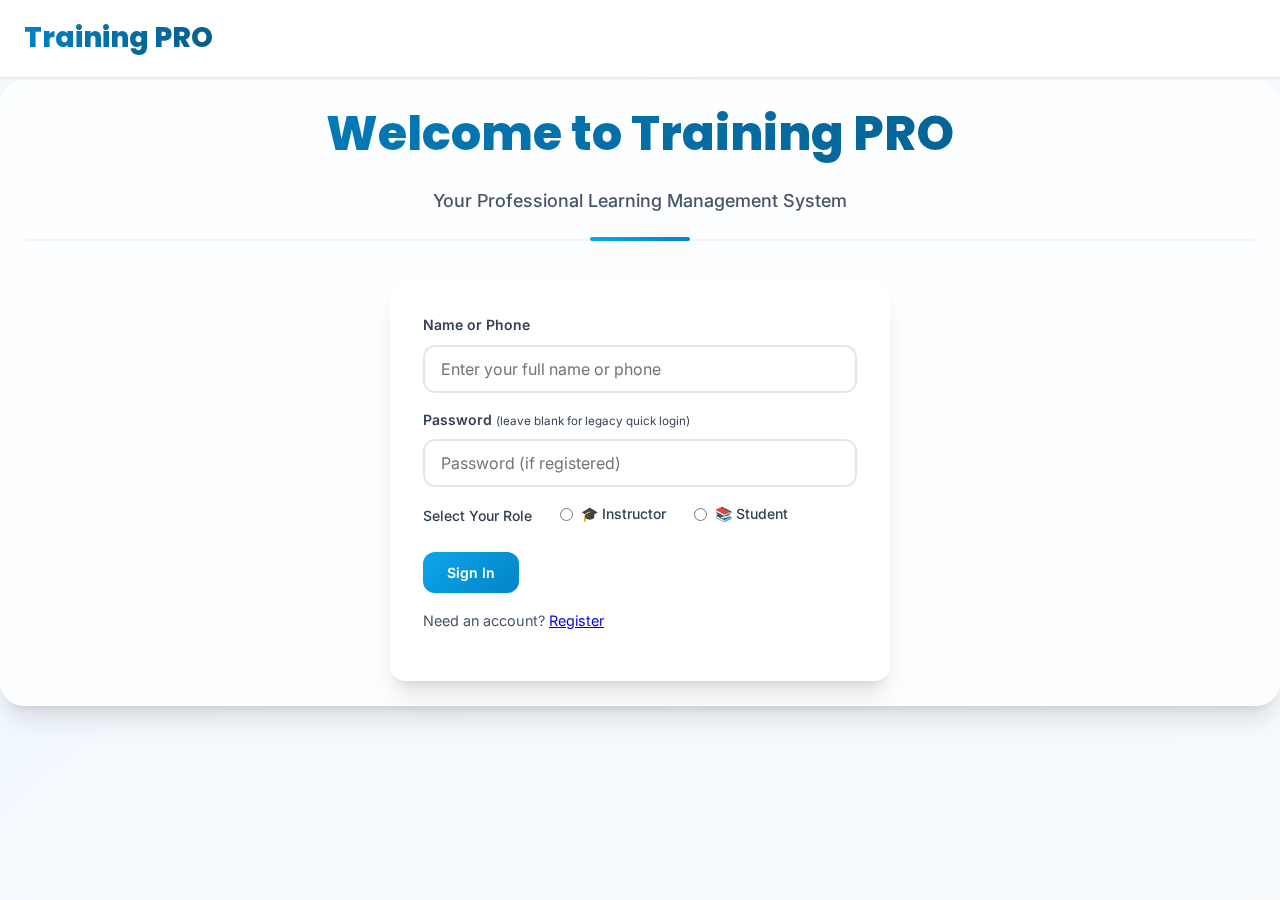
<file: login.html>
<!DOCTYPE html>
<html lang="en">
<head>
    <meta charset="UTF-8">
    <meta name="viewport" content="width=device-width, initial-scale=1.0">
    <title>Login - Training PRO</title>
    <link rel="stylesheet" href="modern-style.css">
    <link rel="preconnect" href="https://fonts.googleapis.com">
    <link rel="preconnect" href="https://fonts.gstatic.com" crossorigin>
    <link href="https://fonts.googleapis.com/css2?family=Inter:wght@300;400;500;600;700;800&family=Poppins:wght@300;400;500;600;700;800&display=swap" rel="stylesheet">
</head>
<body class="fade-in">
    <nav>
        <ul>
            <li><span class="site-title">Training PRO</span></li>
            <li></li> <!-- Empty cell for spacing -->
            <li></li> <!-- Empty cell for spacing -->
        </ul>
    </nav>

    <div class="main-container fade-in">
        <div class="dashboard-header">
            <h1>Welcome to Training PRO</h1>
            <p class="welcome-message">Your Professional Learning Management System</p>
        </div>

        <form id="loginForm" class="slide-in">
            <label for="identifier">Name or Phone</label>
            <input type="text" id="identifier" placeholder="Enter your full name or phone" required>
            <label for="password">Password <small style="font-weight:400;">(leave blank for legacy quick login)</small></label>
            <input type="password" id="password" placeholder="Password (if registered)">
            <div class="radio-group">
                <label>Select Your Role</label>
                <label><input type="radio" name="role" value="instructor" required> 🎓 Instructor</label>
                <label><input type="radio" name="role" value="student" required> 📚 Student</label>
            </div>
            <button type="submit" class="btn btn-primary">Sign In</button>
            <p style="margin-top:1rem;font-size:0.9rem;">Need an account? <a href="register.html">Register</a></p>
        </form>
    </div>

    <script>
    document.getElementById('loginForm').onsubmit = async function(e) {
        e.preventDefault();
        const name = document.getElementById('identifier').value;
        const password = document.getElementById('password').value;
        const role = document.querySelector('input[name="role"]:checked').value;
        const payload = password ? { name, password, role } : { name, role };
        const res = await fetch('/api/login', {
            method: 'POST',
            headers: {'Content-Type': 'application/json'},
            credentials: 'include',
            body: JSON.stringify(payload)
        });
        const data = await res.json();
        if (data.success) {
            if (role === 'instructor') window.location.href = 'instructor_dashboard.html';
            else window.location.href = 'course_selection.html';
        } else {
            alert('Login failed: ' + (data.message || 'Unknown error'));
        }
    };
    </script>
</body>
</html>
</file>
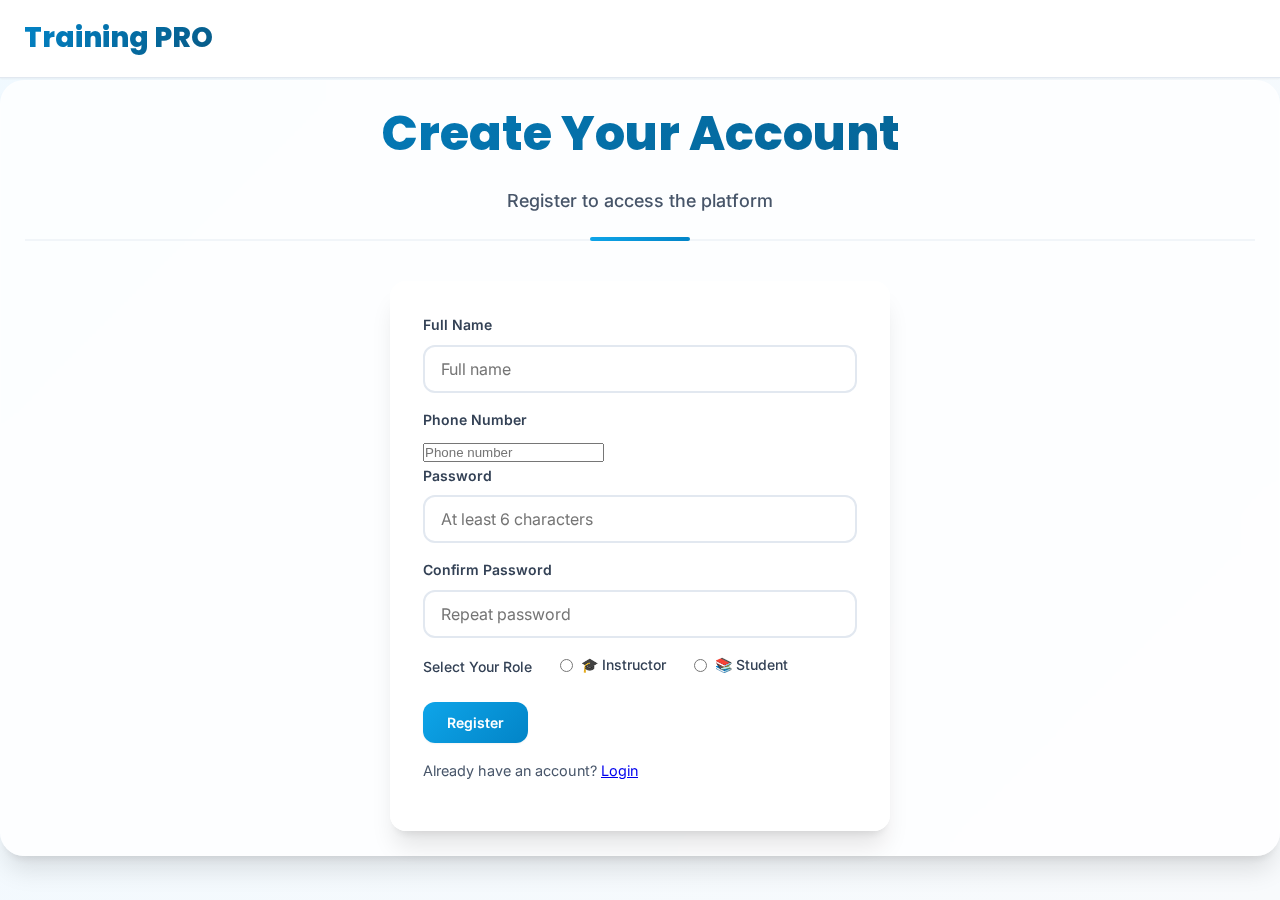
<file: register.html>
<!DOCTYPE html>
<html lang="en">
<head>
  <meta charset="UTF-8" />
  <meta name="viewport" content="width=device-width, initial-scale=1.0" />
  <title>Register - Training PRO</title>
  <link rel="stylesheet" href="modern-style.css" />
</head>
<body class="fade-in">
  <nav>
    <ul>
      <li><span class="site-title">Training PRO</span></li>
    </ul>
  </nav>
  <div class="main-container fade-in">
    <div class="dashboard-header">
      <h1>Create Your Account</h1>
      <p class="welcome-message">Register to access the platform</p>
    </div>
    <form id="registerForm" class="slide-in">
      <label for="fullName">Full Name</label>
      <input id="fullName" type="text" required placeholder="Full name" />

      <label for="phone">Phone Number</label>
      <input id="phone" type="tel" required placeholder="Phone number" />

      <label for="password">Password</label>
      <input id="password" type="password" required minlength="6" placeholder="At least 6 characters" />

      <label for="confirmPassword">Confirm Password</label>
      <input id="confirmPassword" type="password" required minlength="6" placeholder="Repeat password" />

      <div class="radio-group">
        <label>Select Your Role</label>
        <label><input type="radio" name="role" value="instructor" required /> 🎓 Instructor</label>
        <label><input type="radio" name="role" value="student" required /> 📚 Student</label>
      </div>
      <button type="submit" class="btn btn-primary">Register</button>
      <p style="margin-top:1rem;font-size:0.9rem;">Already have an account? <a href="login.html">Login</a></p>
    </form>
  </div>
  <script>
    document.getElementById('registerForm').addEventListener('submit', async (e) => {
      e.preventDefault();
      const fullName = document.getElementById('fullName').value.trim();
      const phone = document.getElementById('phone').value.trim();
      const password = document.getElementById('password').value;
      const confirmPassword = document.getElementById('confirmPassword').value;
      const role = document.querySelector('input[name="role"]:checked').value;
      try {
        const res = await fetch('/api/register', {
          method: 'POST',
          headers: { 'Content-Type': 'application/json' },
          credentials: 'include',
          body: JSON.stringify({ fullName, phone, password, confirmPassword, role })
        });
        const data = await res.json();
        if (data.success) {
          alert('Registration successful! Please login.');
          window.location.href = 'login.html';
        } else {
          alert(data.message || 'Registration failed');
        }
      } catch (err) {
        alert('Network error during registration');
      }
    });
  </script>
</body>
</html>
</file>
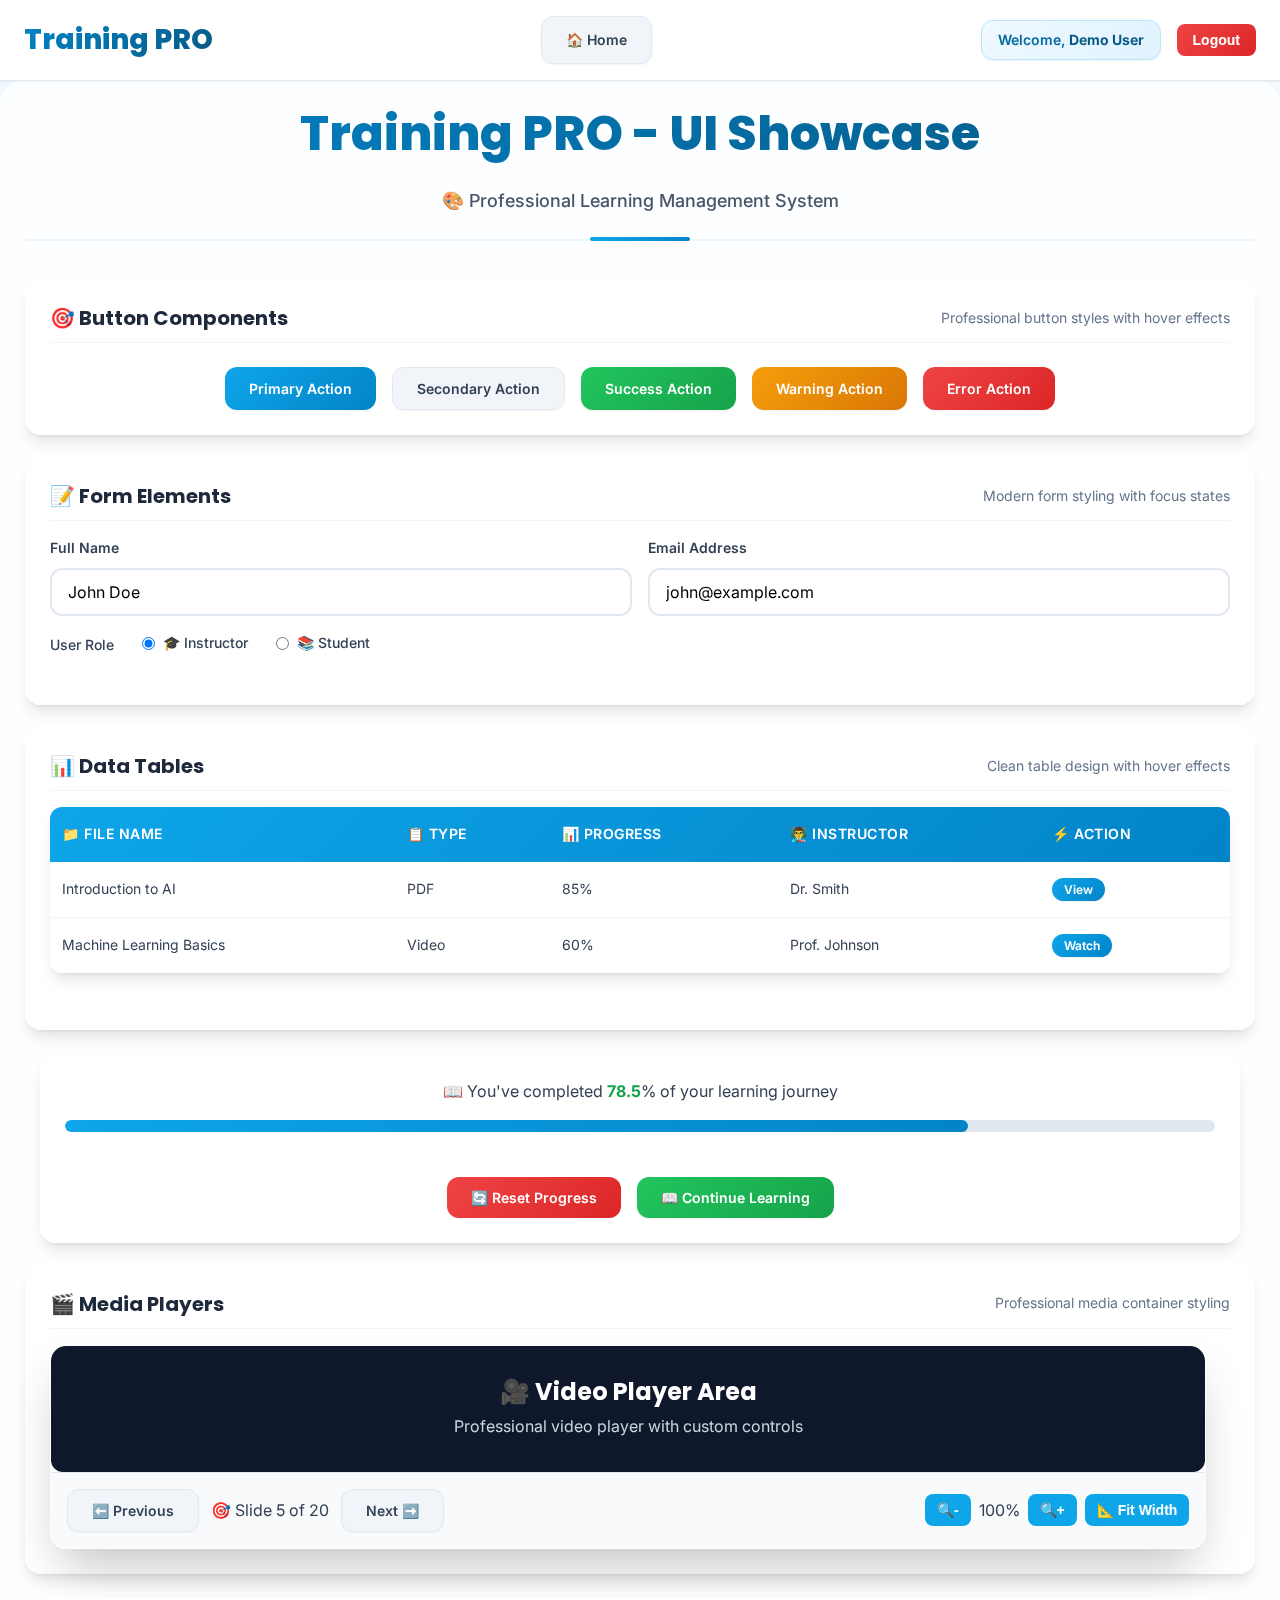
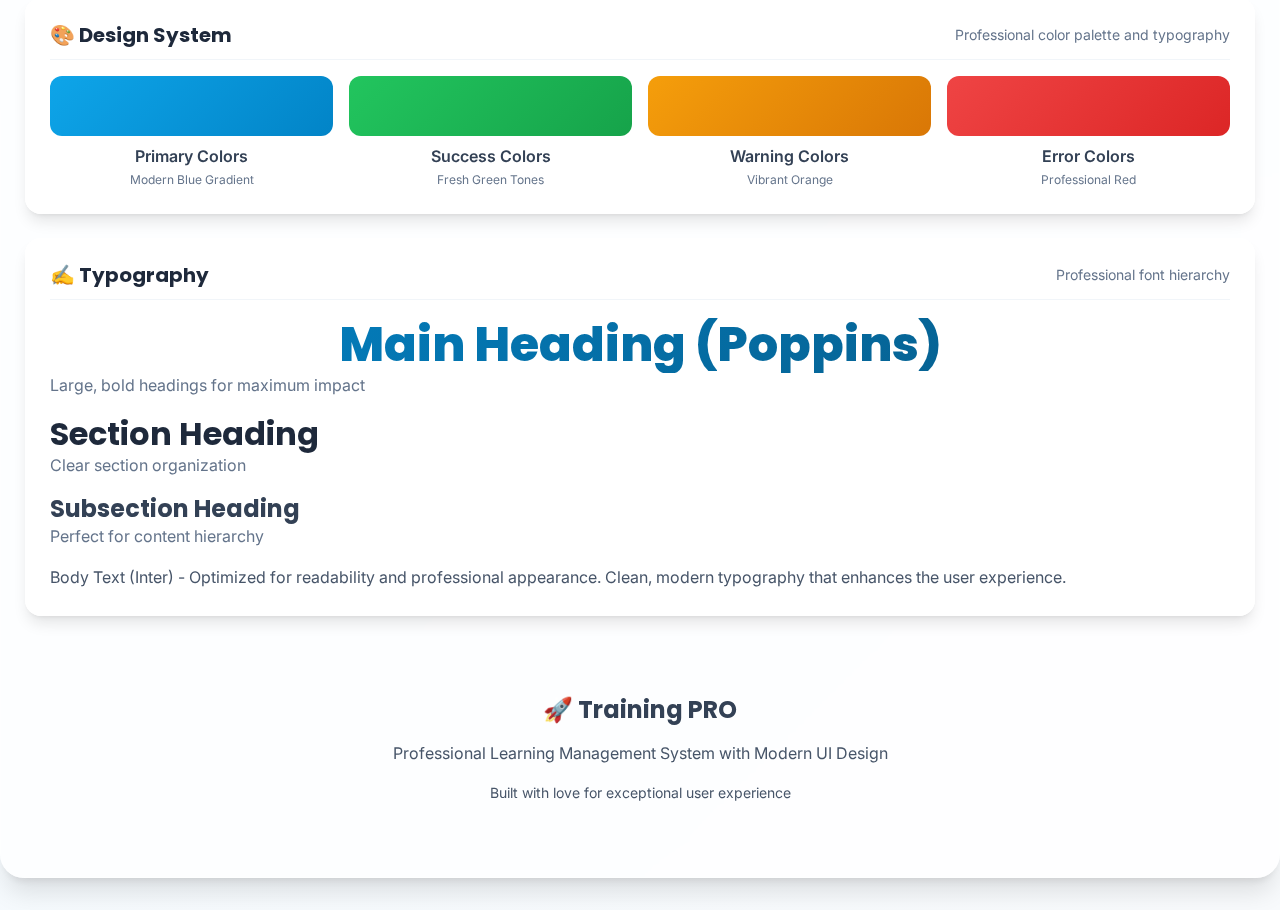
<file: ui-showcase.html>
<!DOCTYPE html>
<html lang="en">
<head>
    <meta charset="UTF-8">
    <meta name="viewport" content="width=device-width, initial-scale=1.0">
    <title>UI Showcase - Training PRO</title>
    <link rel="stylesheet" href="modern-style.css">
    <link rel="preconnect" href="https://fonts.googleapis.com">
    <link rel="preconnect" href="https://fonts.gstatic.com" crossorigin>
    <link href="https://fonts.googleapis.com/css2?family=Inter:wght@300;400;500;600;700;800&family=Poppins:wght@300;400;500;600;700;800&display=swap" rel="stylesheet">
</head>
<body class="fade-in">
    <nav>
        <ul>
            <li><span class="site-title">Training PRO</span></li>
            <li><a href="login.html" class="btn btn-secondary">🏠 Home</a></li>
            <li class="nav-right">
                <span class="instructor-name">Welcome, <span>Demo User</span></span>
                <button class="logout-btn">Logout</button>
            </li>
        </ul>
    </nav>

    <div class="main-container fade-in">
        <div class="dashboard-header">
            <h1>Training PRO - UI Showcase</h1>
            <p class="welcome-message">🎨 Professional Learning Management System</p>
        </div>

        <!-- Button Showcase -->
        <div class="card slide-in">
            <div class="card-header">
                <h2 class="card-title">🎯 Button Components</h2>
                <p class="card-subtitle">Professional button styles with hover effects</p>
            </div>
            <div class="control-buttons">
                <button class="btn btn-primary">Primary Action</button>
                <button class="btn btn-secondary">Secondary Action</button>
                <button class="btn btn-success">Success Action</button>
                <button class="btn btn-warning">Warning Action</button>
                <button class="btn btn-error">Error Action</button>
            </div>
        </div>

        <!-- Form Showcase -->
        <div class="card slide-in">
            <div class="card-header">
                <h2 class="card-title">📝 Form Elements</h2>
                <p class="card-subtitle">Modern form styling with focus states</p>
            </div>
            <form style="max-width: none; padding: 0; background: none; box-shadow: none; border: none;">
                <div style="display: grid; grid-template-columns: 1fr 1fr; gap: var(--space-4);">
                    <div>
                        <label for="demo-name">Full Name</label>
                        <input type="text" id="demo-name" placeholder="Enter your name" value="John Doe">
                    </div>
                    <div>
                        <label for="demo-email">Email Address</label>
                        <input type="email" id="demo-email" placeholder="Enter your email" value="john@example.com">
                    </div>
                </div>
                <div class="radio-group">
                    <label>User Role</label>
                    <label><input type="radio" name="demo-role" value="instructor" checked> 🎓 Instructor</label>
                    <label><input type="radio" name="demo-role" value="student"> 📚 Student</label>
                </div>
            </form>
        </div>

        <!-- Table Showcase -->
        <div class="card slide-in">
            <div class="card-header">
                <h2 class="card-title">📊 Data Tables</h2>
                <p class="card-subtitle">Clean table design with hover effects</p>
            </div>
            <table>
                <thead>
                    <tr>
                        <th>📁 File Name</th>
                        <th>📋 Type</th>
                        <th>📊 Progress</th>
                        <th>👨‍🏫 Instructor</th>
                        <th>⚡ Action</th>
                    </tr>
                </thead>
                <tbody>
                    <tr>
                        <td>Introduction to AI</td>
                        <td>PDF</td>
                        <td>85%</td>
                        <td>Dr. Smith</td>
                        <td><button class="btn btn-primary" style="padding: var(--space-1) var(--space-3); font-size: 0.75rem;">View</button></td>
                    </tr>
                    <tr>
                        <td>Machine Learning Basics</td>
                        <td>Video</td>
                        <td>60%</td>
                        <td>Prof. Johnson</td>
                        <td><button class="btn btn-primary" style="padding: var(--space-1) var(--space-3); font-size: 0.75rem;">Watch</button></td>
                    </tr>
                </tbody>
            </table>
        </div>

        <!-- Progress Showcase -->
        <div class="progress-info slide-in">
            <div>📖 You've completed <span style="color: var(--success-600); font-weight: 700;">78.5</span>% of your learning journey</div>
            <progress value="78.5" max="100"></progress>
            
            <div class="control-buttons">
                <button class="btn btn-error">🔄 Reset Progress</button>
                <button class="btn btn-success">📖 Continue Learning</button>
            </div>
        </div>

        <!-- Media Container Showcase -->
        <div class="card slide-in">
            <div class="card-header">
                <h2 class="card-title">🎬 Media Players</h2>
                <p class="card-subtitle">Professional media container styling</p>
            </div>
            <div class="video-container" style="margin: 0;">
                <div style="background: var(--secondary-900); color: white; padding: var(--space-8); text-align: center; border-radius: var(--radius-lg);">
                    <h3 style="color: white; margin: 0;">🎥 Video Player Area</h3>
                    <p style="color: var(--secondary-300); margin: var(--space-2) 0 0;">Professional video player with custom controls</p>
                </div>
                <div class="pdf-controls">
                    <button class="btn btn-secondary">⬅️ Previous</button>
                    <span>🎯 Slide 5 of 20</span>
                    <button class="btn btn-secondary">Next ➡️</button>
                    <div class="zoom-controls">
                        <button class="zoom-btn">🔍-</button>
                        <span>100%</span>
                        <button class="zoom-btn">🔍+</button>
                        <button class="fit-btn">📐 Fit Width</button>
                    </div>
                </div>
            </div>
        </div>

        <!-- Color Palette Showcase -->
        <div class="card slide-in">
            <div class="card-header">
                <h2 class="card-title">🎨 Design System</h2>
                <p class="card-subtitle">Professional color palette and typography</p>
            </div>
            <div style="display: grid; grid-template-columns: repeat(auto-fit, minmax(200px, 1fr)); gap: var(--space-4);">
                <div style="text-align: center;">
                    <div style="background: linear-gradient(135deg, var(--primary-500), var(--primary-600)); height: 60px; border-radius: var(--radius-lg); margin-bottom: var(--space-2);"></div>
                    <p style="margin: 0; font-weight: 600; color: var(--secondary-700);">Primary Colors</p>
                    <p style="margin: 0; font-size: 0.75rem; color: var(--secondary-500);">Modern Blue Gradient</p>
                </div>
                <div style="text-align: center;">
                    <div style="background: linear-gradient(135deg, var(--success-500), var(--success-600)); height: 60px; border-radius: var(--radius-lg); margin-bottom: var(--space-2);"></div>
                    <p style="margin: 0; font-weight: 600; color: var(--secondary-700);">Success Colors</p>
                    <p style="margin: 0; font-size: 0.75rem; color: var(--secondary-500);">Fresh Green Tones</p>
                </div>
                <div style="text-align: center;">
                    <div style="background: linear-gradient(135deg, var(--warning-500), var(--warning-600)); height: 60px; border-radius: var(--radius-lg); margin-bottom: var(--space-2);"></div>
                    <p style="margin: 0; font-weight: 600; color: var(--secondary-700);">Warning Colors</p>
                    <p style="margin: 0; font-size: 0.75rem; color: var(--secondary-500);">Vibrant Orange</p>
                </div>
                <div style="text-align: center;">
                    <div style="background: linear-gradient(135deg, var(--error-500), var(--error-600)); height: 60px; border-radius: var(--radius-lg); margin-bottom: var(--space-2);"></div>
                    <p style="margin: 0; font-weight: 600; color: var(--secondary-700);">Error Colors</p>
                    <p style="margin: 0; font-size: 0.75rem; color: var(--secondary-500);">Professional Red</p>
                </div>
            </div>
        </div>

        <!-- Typography Showcase -->
        <div class="card slide-in">
            <div class="card-header">
                <h2 class="card-title">✍️ Typography</h2>
                <p class="card-subtitle">Professional font hierarchy</p>
            </div>
            <div style="display: grid; gap: var(--space-4);">
                <div>
                    <h1 style="margin: 0;">Main Heading (Poppins)</h1>
                    <p style="margin: 0; color: var(--secondary-500);">Large, bold headings for maximum impact</p>
                </div>
                <div>
                    <h2 style="margin: 0;">Section Heading</h2>
                    <p style="margin: 0; color: var(--secondary-500);">Clear section organization</p>
                </div>
                <div>
                    <h3 style="margin: 0;">Subsection Heading</h3>
                    <p style="margin: 0; color: var(--secondary-500);">Perfect for content hierarchy</p>
                </div>
                <div>
                    <p style="margin: 0; font-family: var(--font-primary);">Body Text (Inter) - Optimized for readability and professional appearance. Clean, modern typography that enhances the user experience.</p>
                </div>
            </div>
        </div>

        <!-- Footer -->
        <div style="text-align: center; margin-top: var(--space-12); padding: var(--space-8); color: var(--secondary-500);">
            <h3 style="color: var(--secondary-700);">🚀 Training PRO</h3>
            <p>Professional Learning Management System with Modern UI Design</p>
            <p style="font-size: 0.875rem;">Built with love for exceptional user experience</p>
        </div>
    </div>

    <script>
        // Add some interactive demo functionality
        document.addEventListener('DOMContentLoaded', function() {
            // Animate progress bar
            const progressBar = document.querySelector('progress');
            let currentValue = 0;
            const targetValue = 78.5;
            
            const animateProgress = () => {
                if (currentValue < targetValue) {
                    currentValue += 0.5;
                    progressBar.value = currentValue;
                    requestAnimationFrame(animateProgress);
                }
            };
            
            setTimeout(animateProgress, 1000);
            
            // Add click handlers for demo buttons
            document.querySelectorAll('.btn').forEach(btn => {
                btn.addEventListener('click', function(e) {
                    if (!this.textContent.includes('Logout')) {
                        e.preventDefault();
                        this.style.transform = 'scale(0.95)';
                        setTimeout(() => {
                            this.style.transform = '';
                        }, 150);
                    }
                });
            });
        });
    </script>
</body>
</html>
</file>
<file: modern-style.css>
/* ===== TRAINING PRO - PROFESSIONAL UI DESIGN SYSTEM ===== */

/* Import Google Fonts */
@import url('https://fonts.googleapis.com/css2?family=Inter:wght@300;400;500;600;700;800&family=Poppins:wght@300;400;500;600;700;800&display=swap');

/* ===== CSS VARIABLES - DESIGN TOKENS ===== */
:root {
  /* Primary Colors */
  --primary-50: #f0f9ff;
  --primary-100: #e0f2fe;
  --primary-200: #bae6fd;
  --primary-300: #7dd3fc;
  --primary-400: #38bdf8;
  --primary-500: #0ea5e9;
  --primary-600: #0284c7;
  --primary-700: #0369a1;
  --primary-800: #075985;
  --primary-900: #0c4a6e;

  /* Secondary Colors */
  --secondary-50: #f8fafc;
  --secondary-100: #f1f5f9;
  --secondary-200: #e2e8f0;
  --secondary-300: #cbd5e1;
  --secondary-400: #94a3b8;
  --secondary-500: #64748b;
  --secondary-600: #475569;
  --secondary-700: #334155;
  --secondary-800: #1e293b;
  --secondary-900: #0f172a;

  /* Success Colors */
  --success-50: #f0fdf4;
  --success-500: #22c55e;
  --success-600: #16a34a;
  --success-700: #15803d;

  /* Warning Colors */
  --warning-50: #fffbeb;
  --warning-500: #f59e0b;
  --warning-600: #d97706;

  /* Error Colors */
  --error-50: #fef2f2;
  --error-500: #ef4444;
  --error-600: #dc2626;

  /* Typography */
  --font-primary: 'Inter', -apple-system, BlinkMacSystemFont, 'Segoe UI', sans-serif;
  --font-display: 'Poppins', -apple-system, BlinkMacSystemFont, 'Segoe UI', sans-serif;

  /* Spacing */
  --space-1: 0.25rem;
  --space-2: 0.5rem;
  --space-3: 0.75rem;
  --space-4: 1rem;
  --space-5: 1.25rem;
  --space-6: 1.5rem;
  --space-8: 2rem;
  --space-10: 2.5rem;
  --space-12: 3rem;
  --space-16: 4rem;
  --space-20: 5rem;

  /* Border Radius */
  --radius-sm: 0.375rem;
  --radius-md: 0.5rem;
  --radius-lg: 0.75rem;
  --radius-xl: 1rem;
  --radius-2xl: 1.5rem;

  /* Shadows */
  --shadow-sm: 0 1px 2px 0 rgb(0 0 0 / 0.05);
  --shadow-md: 0 4px 6px -1px rgb(0 0 0 / 0.1), 0 2px 4px -2px rgb(0 0 0 / 0.1);
  --shadow-lg: 0 10px 15px -3px rgb(0 0 0 / 0.1), 0 4px 6px -4px rgb(0 0 0 / 0.1);
  --shadow-xl: 0 20px 25px -5px rgb(0 0 0 / 0.1), 0 8px 10px -6px rgb(0 0 0 / 0.1);
  --shadow-2xl: 0 25px 50px -12px rgb(0 0 0 / 0.25);

  /* Transitions */
  --transition-fast: 150ms ease-in-out;
  --transition-normal: 250ms ease-in-out;
  --transition-slow: 350ms ease-in-out;
}

/* ===== RESET & BASE STYLES ===== */
* {
  margin: 0;
  padding: 0;
  box-sizing: border-box;
}

html {
  scroll-behavior: smooth;
}

body {
  font-family: var(--font-primary);
  font-size: 16px;
  line-height: 1.6;
  color: var(--secondary-700);
  background: linear-gradient(135deg, var(--primary-50) 0%, var(--secondary-50) 100%);
  min-height: 100vh;
  padding-top: 80px;
  overflow-x: hidden;
}

/* ===== TYPOGRAPHY ===== */
h1, h2, h3, h4, h5, h6 {
  font-family: var(--font-display);
  font-weight: 700;
  line-height: 1.2;
  color: var(--secondary-900);
  margin-bottom: var(--space-4);
}

h1 {
  font-size: 3rem;
  font-weight: 800;
  background: linear-gradient(135deg, var(--primary-600), var(--primary-800));
  -webkit-background-clip: text;
  -webkit-text-fill-color: transparent;
  background-clip: text;
  text-align: center;
  margin-bottom: var(--space-6);
}

h2 {
  font-size: 2rem;
  color: var(--secondary-800);
  margin-bottom: var(--space-5);
}

h3 {
  font-size: 1.5rem;
  color: var(--secondary-700);
  margin-bottom: var(--space-4);
}

p {
  margin-bottom: var(--space-4);
  color: var(--secondary-600);
}

/* ===== NAVIGATION ===== */
nav {
  background: rgba(255, 255, 255, 0.95);
  backdrop-filter: blur(20px);
  border-bottom: 1px solid var(--secondary-200);
  padding: var(--space-4) 0;
  position: fixed;
  top: 0;
  left: 0;
  right: 0;
  z-index: 1000;
  box-shadow: var(--shadow-sm);
  transition: var(--transition-normal);
}

nav ul {
  list-style: none;
  display: flex;
  justify-content: space-between;
  align-items: center;
  max-width: 1400px;
  margin: 0 auto;
  padding: 0 var(--space-6);
}

nav ul li {
  display: flex;
  align-items: center;
}

.site-title {
  font-family: var(--font-display);
  font-size: 1.75rem;
  font-weight: 800;
  background: linear-gradient(135deg, var(--primary-600), var(--primary-800));
  -webkit-background-clip: text;
  -webkit-text-fill-color: transparent;
  background-clip: text;
  text-decoration: none;
}

.nav-right {
  display: flex;
  align-items: center;
  gap: var(--space-4);
}

.student-name, .instructor-name {
  background: linear-gradient(135deg, var(--primary-50), var(--primary-100));
  color: var(--primary-700);
  padding: var(--space-2) var(--space-4);
  border-radius: var(--radius-lg);
  font-weight: 600;
  font-size: 0.875rem;
  border: 1px solid var(--primary-200);
  box-shadow: var(--shadow-sm);
}

.student-name span, .instructor-name span {
  color: var(--primary-800);
  font-weight: 700;
}

/* ===== BUTTONS ===== */
.btn {
  display: inline-flex;
  align-items: center;
  justify-content: center;
  gap: var(--space-2);
  padding: var(--space-3) var(--space-6);
  font-family: var(--font-primary);
  font-size: 0.875rem;
  font-weight: 600;
  text-decoration: none;
  border: none;
  border-radius: var(--radius-lg);
  cursor: pointer;
  transition: var(--transition-fast);
  box-shadow: var(--shadow-sm);
  position: relative;
  overflow: hidden;
}

.btn:before {
  content: '';
  position: absolute;
  top: 0;
  left: -100%;
  width: 100%;
  height: 100%;
  background: linear-gradient(90deg, transparent, rgba(255,255,255,0.2), transparent);
  transition: var(--transition-normal);
}

.btn:hover:before {
  left: 100%;
}

/* Primary Button */
.btn-primary {
  background: linear-gradient(135deg, var(--primary-500), var(--primary-600));
  color: white;
}

.btn-primary:hover {
  background: linear-gradient(135deg, var(--primary-600), var(--primary-700));
  transform: translateY(-2px);
  box-shadow: var(--shadow-lg);
}

/* Secondary Button */
.btn-secondary {
  background: var(--secondary-100);
  color: var(--secondary-700);
  border: 1px solid var(--secondary-200);
}

.btn-secondary:hover {
  background: var(--secondary-200);
  transform: translateY(-1px);
  box-shadow: var(--shadow-md);
}

/* Success Button */
.btn-success {
  background: linear-gradient(135deg, var(--success-500), var(--success-600));
  color: white;
}

.btn-success:hover {
  background: linear-gradient(135deg, var(--success-600), var(--success-700));
  transform: translateY(-2px);
  box-shadow: var(--shadow-lg);
}

/* Warning Button */
.btn-warning {
  background: linear-gradient(135deg, var(--warning-500), var(--warning-600));
  color: white;
}

/* Error/Reset Button */
.btn-error, .btn.reset {
  background: linear-gradient(135deg, var(--error-500), var(--error-600));
  color: white;
}

.btn-error:hover, .btn.reset:hover {
  background: linear-gradient(135deg, var(--error-600), #b91c1c);
  transform: translateY(-2px);
  box-shadow: var(--shadow-lg);
}

/* Logout Button */
.logout-btn {
  background: linear-gradient(135deg, var(--error-500), var(--error-600));
  color: white;
  padding: var(--space-2) var(--space-4);
  font-size: 0.875rem;
  border-radius: var(--radius-md);
  border: none;
  font-weight: 600;
  cursor: pointer;
  transition: var(--transition-fast);
}

.logout-btn:hover {
  background: linear-gradient(135deg, var(--error-600), #b91c1c);
  transform: translateY(-1px);
  box-shadow: var(--shadow-md);
}

/* Back Button */
.back-btn, .back-dashboard-btn {
  background: linear-gradient(135deg, var(--primary-500), var(--primary-600));
  color: white;
  padding: var(--space-3) var(--space-6);
  font-size: 0.875rem;
  font-weight: 700;
  text-transform: uppercase;
  letter-spacing: 0.5px;
  border-radius: var(--radius-lg);
  border: none;
  cursor: pointer;
  transition: var(--transition-fast);
  box-shadow: var(--shadow-md);
}

.back-btn:hover, .back-dashboard-btn:hover {
  background: linear-gradient(135deg, var(--primary-600), var(--primary-700));
  transform: translateY(-2px);
  box-shadow: var(--shadow-xl);
}

/* ===== CONTAINERS & LAYOUTS ===== */
.main-container {
  max-width: 1400px;
  margin: 0 auto;
  padding: var(--space-6);
  background: rgba(255, 255, 255, 0.8);
  backdrop-filter: blur(20px);
  border-radius: var(--radius-2xl);
  box-shadow: var(--shadow-xl);
  border: 1px solid rgba(255, 255, 255, 0.2);
  margin-bottom: var(--space-8);
}

.dashboard-header {
  text-align: center;
  margin-bottom: var(--space-10);
  padding-bottom: var(--space-6);
  border-bottom: 2px solid var(--secondary-100);
  position: relative;
}

.dashboard-header::after {
  content: '';
  position: absolute;
  bottom: -2px;
  left: 50%;
  transform: translateX(-50%);
  width: 100px;
  height: 4px;
  background: linear-gradient(135deg, var(--primary-500), var(--primary-600));
  border-radius: var(--radius-sm);
}

.welcome-message {
  color: var(--secondary-600);
  font-size: 1.125rem;
  font-weight: 500;
  margin: 0;
  font-style: normal;
}

/* ===== CARDS ===== */
.card {
  background: rgba(255, 255, 255, 0.9);
  backdrop-filter: blur(10px);
  border-radius: var(--radius-xl);
  padding: var(--space-6);
  box-shadow: var(--shadow-lg);
  border: 1px solid rgba(255, 255, 255, 0.2);
  transition: var(--transition-normal);
  margin-bottom: var(--space-6);
}

.card:hover {
  transform: translateY(-4px);
  box-shadow: var(--shadow-2xl);
}

.card-header {
  display: flex;
  align-items: center;
  justify-content: space-between;
  margin-bottom: var(--space-4);
  padding-bottom: var(--space-3);
  border-bottom: 1px solid var(--secondary-100);
}

.card-title {
  font-size: 1.25rem;
  font-weight: 700;
  color: var(--secondary-800);
  margin: 0;
}

.card-subtitle {
  font-size: 0.875rem;
  color: var(--secondary-500);
  margin: 0;
}

/* ===== TABLES ===== */
table {
  width: 100%;
  border-collapse: collapse;
  background: rgba(255, 255, 255, 0.9);
  backdrop-filter: blur(10px);
  border-radius: var(--radius-lg);
  overflow: hidden;
  box-shadow: var(--shadow-lg);
  margin-bottom: var(--space-8);
}

thead {
  background: linear-gradient(135deg, var(--primary-500), var(--primary-600));
  color: white;
}

thead th {
  padding: var(--space-4) var(--space-3);
  font-weight: 600;
  text-align: left;
  font-size: 0.875rem;
  text-transform: uppercase;
  letter-spacing: 0.5px;
}

tbody tr {
  border-bottom: 1px solid var(--secondary-100);
  transition: var(--transition-fast);
}

tbody tr:hover {
  background: var(--primary-50);
}

tbody tr:last-child {
  border-bottom: none;
}

tbody td {
  padding: var(--space-4) var(--space-3);
  font-size: 0.875rem;
  color: var(--secondary-700);
}

/* ===== FORMS ===== */
form {
  background: rgba(255, 255, 255, 0.9);
  backdrop-filter: blur(10px);
  padding: var(--space-8);
  border-radius: var(--radius-xl);
  box-shadow: var(--shadow-xl);
  border: 1px solid rgba(255, 255, 255, 0.2);
  max-width: 500px;
  margin: 0 auto;
}

label {
  display: block;
  font-weight: 600;
  color: var(--secondary-700);
  margin-bottom: var(--space-2);
  font-size: 0.875rem;
}

input[type="text"],
input[type="email"],
input[type="password"],
input[type="file"],
select,
textarea {
  width: 100%;
  padding: var(--space-3) var(--space-4);
  border: 2px solid var(--secondary-200);
  border-radius: var(--radius-lg);
  font-size: 1rem;
  font-family: var(--font-primary);
  background: rgba(255, 255, 255, 0.8);
  transition: var(--transition-fast);
  margin-bottom: var(--space-4);
}

input:focus,
select:focus,
textarea:focus {
  outline: none;
  border-color: var(--primary-500);
  box-shadow: 0 0 0 3px rgba(14, 165, 233, 0.1);
  background: white;
}

.radio-group {
  margin-bottom: var(--space-4);
}

.radio-group label {
  display: inline-flex;
  align-items: center;
  margin-right: var(--space-6);
  margin-bottom: var(--space-2);
  font-weight: 500;
  cursor: pointer;
}

.radio-group input[type="radio"] {
  width: auto;
  margin-right: var(--space-2);
  margin-bottom: 0;
}

/* ===== PROGRESS BARS ===== */
.progress-info {
  background: rgba(255, 255, 255, 0.9);
  backdrop-filter: blur(10px);
  padding: var(--space-6);
  border-radius: var(--radius-xl);
  box-shadow: var(--shadow-lg);
  border: 1px solid rgba(255, 255, 255, 0.2);
  text-align: center;
  margin: var(--space-6) auto;
  max-width: 1200px;
  width: 98%;
}

#progressBar, progress {
  width: 100%;
  height: 12px;
  border-radius: var(--radius-lg);
  border: none;
  background: var(--secondary-200);
  margin: var(--space-4) 0;
  overflow: hidden;
}

#progressBar::-webkit-progress-bar, progress::-webkit-progress-bar {
  background: var(--secondary-200);
  border-radius: var(--radius-lg);
}

#progressBar::-webkit-progress-value, progress::-webkit-progress-value {
  background: linear-gradient(135deg, var(--primary-500), var(--primary-600));
  border-radius: var(--radius-lg);
  transition: var(--transition-normal);
}

#progressBar::-moz-progress-bar, progress::-moz-progress-bar {
  background: linear-gradient(135deg, var(--primary-500), var(--primary-600));
  border-radius: var(--radius-lg);
}

.control-buttons {
  display: flex;
  justify-content: center;
  gap: var(--space-4);
  margin-top: var(--space-6);
  flex-wrap: wrap;
}

/* ===== MEDIA CONTAINERS ===== */
.video-container, .audio-container, .pdf-container {
  background: rgba(255, 255, 255, 0.9);
  backdrop-filter: blur(10px);
  border-radius: var(--radius-xl);
  overflow: hidden;
  box-shadow: var(--shadow-2xl);
  border: 1px solid rgba(255, 255, 255, 0.2);
  margin: 0 auto var(--space-8);
  max-width: 1200px;
  width: 98%;
  transition: var(--transition-normal);
}

.video-container:hover, .audio-container:hover, .pdf-container:hover {
  transform: translateY(-4px);
  box-shadow: var(--shadow-2xl);
}

#pdfViewer {
  width: 100%;
  height: 900px;
  max-height: 85vh;
  overflow: auto;
  display: flex;
  justify-content: center;
  align-items: flex-start;
  background: var(--secondary-50);
}

video, audio {
  width: 100%;
  border-radius: var(--radius-lg);
  background: var(--secondary-900);
  min-height: 60px;
}

/* ===== VIEWER CONTROLS ===== */
.pdf-controls {
  display: flex;
  justify-content: space-between;
  align-items: center;
  padding: var(--space-4);
  background: var(--secondary-50);
  border-top: 1px solid var(--secondary-200);
  flex-wrap: wrap;
  gap: var(--space-3);
}

.zoom-controls {
  display: flex;
  align-items: center;
  gap: var(--space-2);
  margin-left: auto;
}

.zoom-btn, .fit-btn {
  padding: var(--space-2) var(--space-3);
  min-width: 40px;
  font-weight: 600;
  font-size: 0.875rem;
  background: var(--primary-500);
  color: white;
  border: none;
  border-radius: var(--radius-md);
  cursor: pointer;
  transition: var(--transition-fast);
}

.zoom-btn:hover, .fit-btn:hover {
  background: var(--primary-600);
  transform: translateY(-1px);
}

#zoomLevel, #pageInfo, #slideInfo {
  font-weight: 600;
  color: var(--secondary-700);
  font-size: 0.875rem;
}

/* ===== DOCUMENT VIEWER ===== */
.viewer-container {
  display: flex;
  flex-direction: column;
  background: rgba(255, 255, 255, 0.9);
  backdrop-filter: blur(10px);
  border-radius: var(--radius-xl);
  overflow: hidden;
  box-shadow: var(--shadow-xl);
  border: 1px solid rgba(255, 255, 255, 0.2);
}

.document-viewer {
  height: 850px;
  max-height: 85vh;
  background: white;
  border: 1px solid var(--secondary-200);
  border-radius: var(--radius-lg);
  margin-bottom: var(--space-4);
  padding: var(--space-5);
  overflow-y: auto;
  overflow-x: hidden;
  position: relative;
}

.progress-container {
  position: relative;
  height: 8px;
  background: var(--secondary-200);
  border-radius: var(--radius-lg);
  margin-bottom: var(--space-4);
  overflow: hidden;
}

.progress-bar {
  height: 100%;
  background: linear-gradient(135deg, var(--primary-500), var(--primary-600));
  border-radius: var(--radius-lg);
  transition: var(--transition-normal);
  width: 0%;
}

.progress-text {
  position: absolute;
  top: 50%;
  left: 50%;
  transform: translate(-50%, -50%);
  font-size: 0.75rem;
  font-weight: 700;
  color: var(--secondary-700);
  background: rgba(255, 255, 255, 0.9);
  padding: var(--space-1) var(--space-2);
  border-radius: var(--radius-sm);
}

/* ===== LOADING STATES ===== */
.loading {
  display: flex;
  align-items: center;
  justify-content: center;
  height: 200px;
  color: var(--secondary-500);
  font-size: 1.125rem;
  font-weight: 500;
}

.loading::after {
  content: '';
  width: 20px;
  height: 20px;
  border: 2px solid var(--secondary-300);
  border-top: 2px solid var(--primary-500);
  border-radius: 50%;
  animation: spin 1s linear infinite;
  margin-left: var(--space-3);
}

@keyframes spin {
  0% { transform: rotate(0deg); }
  100% { transform: rotate(360deg); }
}

/* ===== ERROR STATES ===== */
.error {
  color: var(--error-600);
  background: var(--error-50);
  padding: var(--space-4);
  border-radius: var(--radius-lg);
  border: 1px solid var(--error-200);
  text-align: center;
  font-weight: 500;
}

/* ===== RESPONSIVE DESIGN ===== */
@media (max-width: 1024px) {
  .main-container {
    padding: var(--space-4);
    margin: var(--space-4);
  }

  h1 {
    font-size: 2.5rem;
  }

  .pdf-controls {
    flex-direction: column;
    gap: var(--space-3);
  }

  .zoom-controls {
    margin-left: 0;
    justify-content: center;
  }
}

@media (max-width: 768px) {
  body {
    padding-top: 70px;
  }

  nav ul {
    flex-direction: column;
    gap: var(--space-3);
    padding: var(--space-4);
  }

  .nav-right {
    width: 100%;
    justify-content: space-between;
  }

  .main-container {
    padding: var(--space-3);
    margin: var(--space-3);
  }

  h1 {
    font-size: 2rem;
  }

  h2 {
    font-size: 1.5rem;
  }

  .video-container, .audio-container, .pdf-container, .progress-info {
    width: 100%;
    margin-left: 0;
    margin-right: 0;
  }

  #pdfViewer {
    height: 700px;
    max-height: 80vh;
  }

  .document-viewer {
    height: 600px;
    max-height: 70vh;
    padding: var(--space-3);
  }

  .control-buttons {
    flex-direction: column;
    align-items: center;
  }

  .btn {
    width: 100%;
    max-width: 300px;
  }

  table {
    font-size: 0.75rem;
  }

  thead th, tbody td {
    padding: var(--space-2);
  }
}

@media (max-width: 480px) {
  .main-container {
    padding: var(--space-2);
    margin: var(--space-2);
  }

  h1 {
    font-size: 1.75rem;
  }

  .site-title {
    font-size: 1.25rem;
  }

  .student-name, .instructor-name {
    font-size: 0.75rem;
    padding: var(--space-1) var(--space-2);
  }

  form {
    padding: var(--space-4);
  }
}

/* ===== ANIMATIONS ===== */
@keyframes fadeIn {
  from {
    opacity: 0;
    transform: translateY(20px);
  }
  to {
    opacity: 1;
    transform: translateY(0);
  }
}

@keyframes slideIn {
  from {
    opacity: 0;
    transform: translateX(-20px);
  }
  to {
    opacity: 1;
    transform: translateX(0);
  }
}

.fade-in {
  animation: fadeIn 0.6s ease-out;
}

.slide-in {
  animation: slideIn 0.4s ease-out;
}

/* ===== UTILITY CLASSES ===== */
.text-center { text-align: center; }
.text-left { text-align: left; }
.text-right { text-align: right; }

.mb-0 { margin-bottom: 0; }
.mb-2 { margin-bottom: var(--space-2); }
.mb-4 { margin-bottom: var(--space-4); }
.mb-6 { margin-bottom: var(--space-6); }

.mt-0 { margin-top: 0; }
.mt-2 { margin-top: var(--space-2); }
.mt-4 { margin-top: var(--space-4); }
.mt-6 { margin-top: var(--space-6); }

.hidden { display: none; }
.block { display: block; }
.flex { display: flex; }
.inline-flex { display: inline-flex; }

.items-center { align-items: center; }
.justify-center { justify-content: center; }
.justify-between { justify-content: space-between; }

.w-full { width: 100%; }
.h-full { height: 100%; }
</file>
